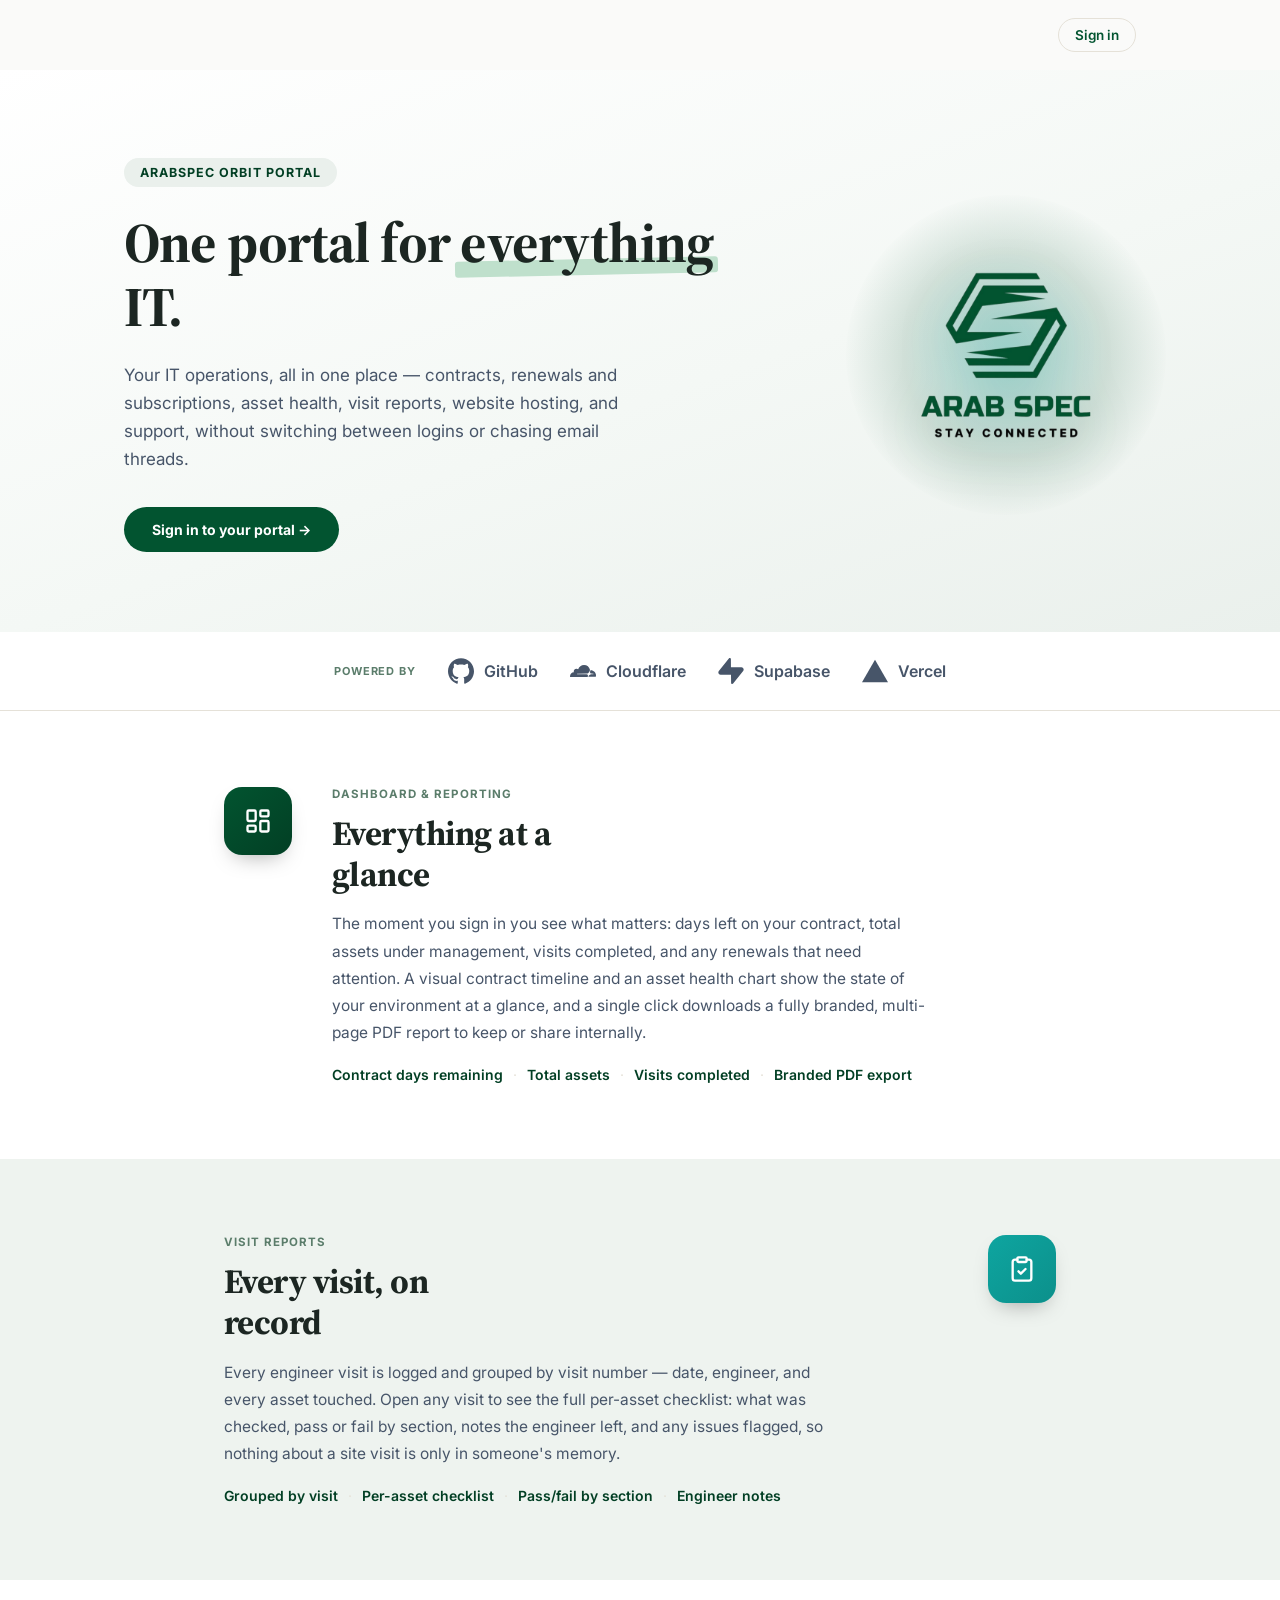
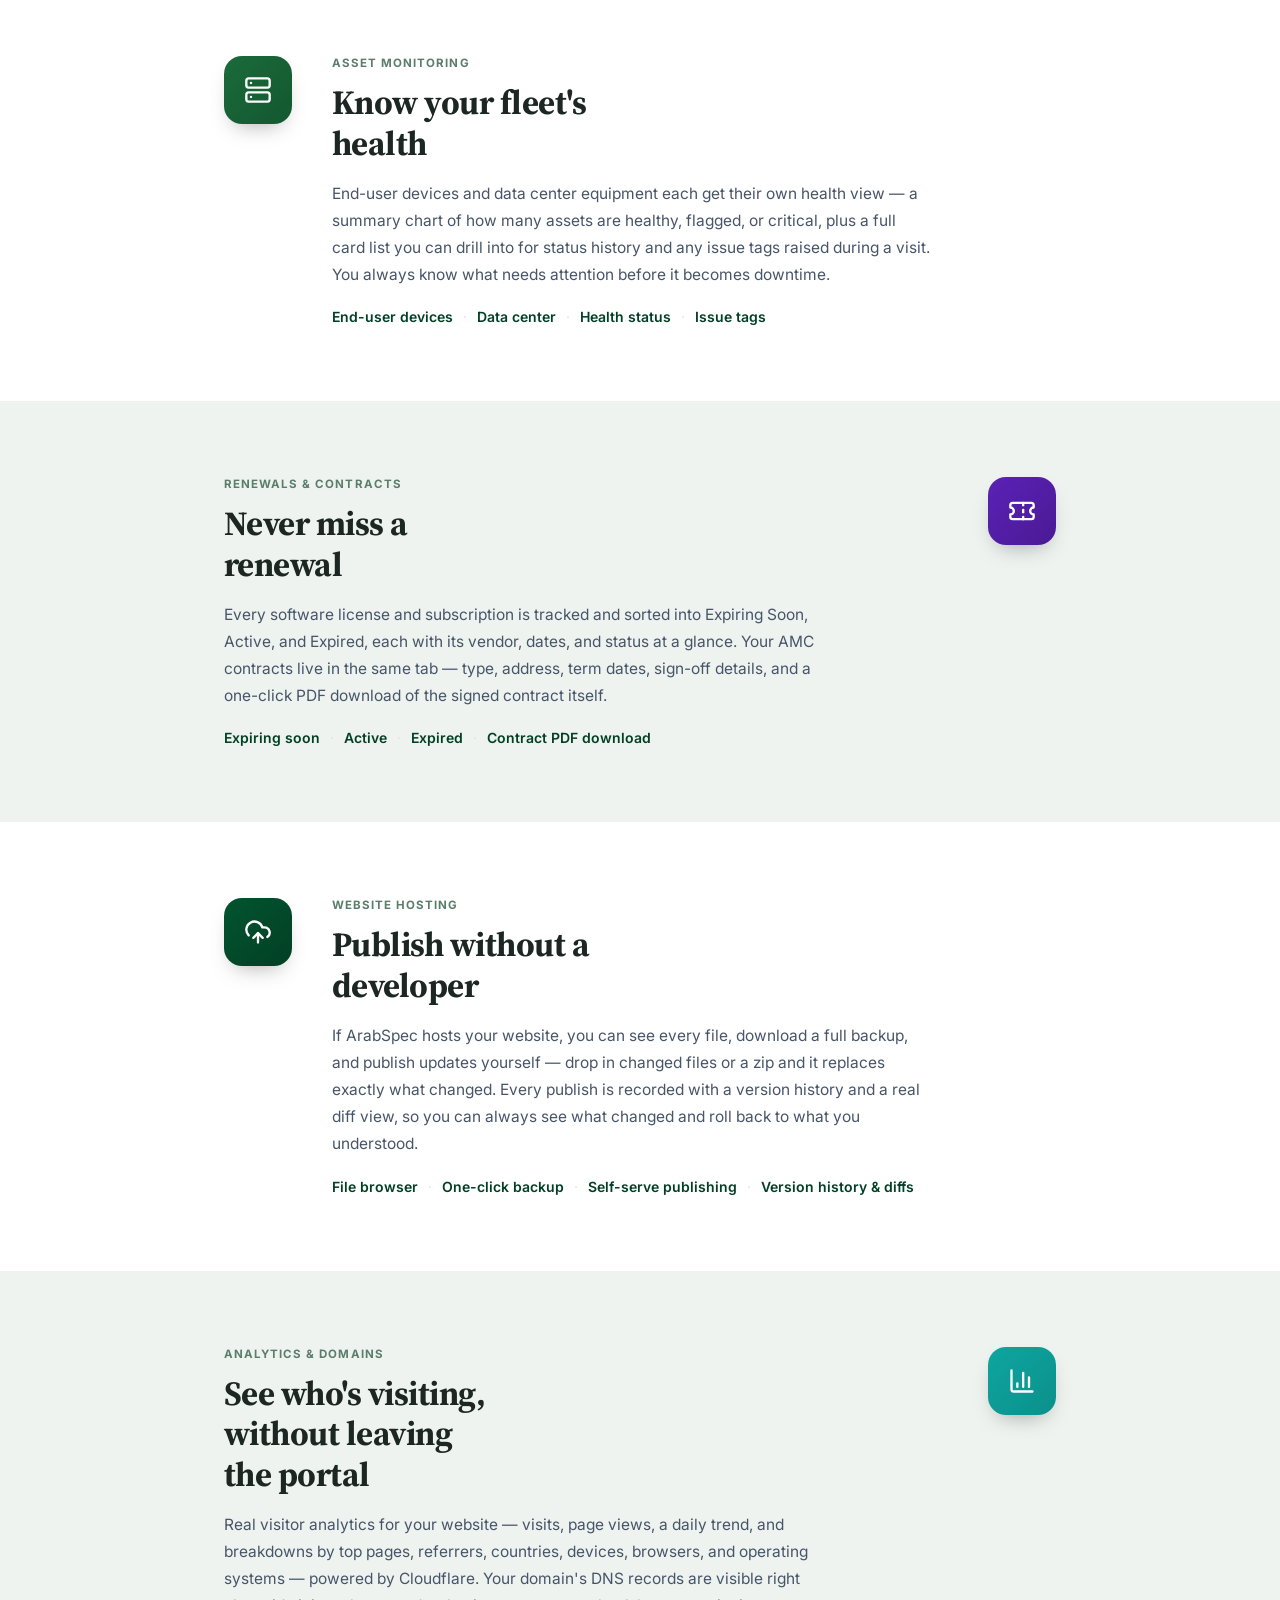
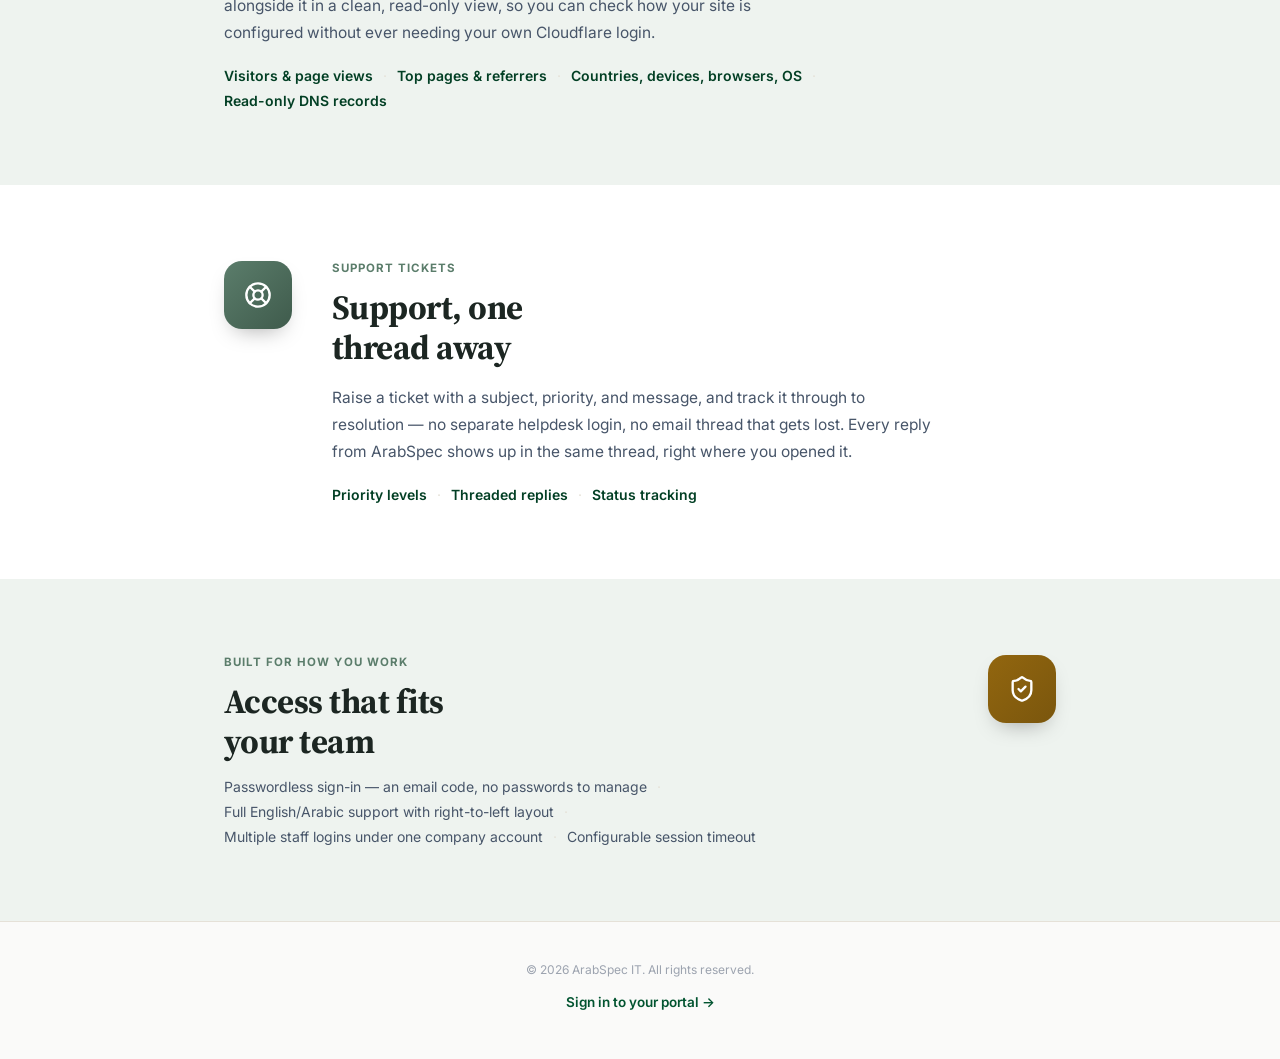
<file: features.html>
<!DOCTYPE html>
<html lang="en">
<head>
<meta charset="UTF-8">
<meta name="viewport" content="width=device-width, initial-scale=1.0">
<title>Orbit Portal — Features</title>
<meta name="description" content="Orbit Portal brings your contracts, assets, hosting, and support into a single place. See everything ArabSpec IT's customer portal does.">
<link href="https://fonts.googleapis.com/css2?family=Inter:wght@400;500;600;700&family=Source+Serif+4:opsz,wght@8..60,600;8..60,700;8..60,900&display=swap" rel="stylesheet">
<link rel="stylesheet" href="features.css">
</head>
<body>

<header class="site-header">
  <a class="header-signin" href="/">Sign in</a>
</header>

<section class="hero">
  <div class="hero-inner">
    <div class="hero-content">
      <span class="hero-badge">ArabSpec Orbit Portal</span>
      <h1>One portal for <span class="accent-word">everything</span> IT.</h1>
      <p class="hero-sub">Your IT operations, all in one place — contracts, renewals and subscriptions, asset health, visit reports, website hosting, and support, without switching between logins or chasing email threads.</p>
      <a class="hero-cta" href="/">Sign in to your portal →</a>
    </div>
    <div class="hero-visual">
      <img src="FullLogo_Transparent.png" alt="ArabSpec">
    </div>
  </div>
</section>

<section class="powered-by">
  <div class="powered-by-inner">
    <div class="powered-by-label">Powered by</div>
    <div class="powered-by-logos">
      <span class="pb-logo" title="GitHub">
        <svg viewBox="0 0 24 24"><path d="M12 .297c-6.63 0-12 5.373-12 12 0 5.303 3.438 9.8 8.205 11.385.6.113.82-.258.82-.577 0-.285-.01-1.04-.015-2.04-3.338.724-4.042-1.61-4.042-1.61C4.422 18.07 3.633 17.7 3.633 17.7c-1.087-.744.084-.729.084-.729 1.205.084 1.838 1.236 1.838 1.236 1.07 1.835 2.809 1.305 3.495.998.108-.776.417-1.305.76-1.605-2.665-.3-5.466-1.332-5.466-5.93 0-1.31.465-2.38 1.235-3.22-.135-.303-.54-1.523.105-3.176 0 0 1.005-.322 3.3 1.23.96-.267 1.98-.399 3-.405 1.02.006 2.04.138 3 .405 2.28-1.552 3.285-1.23 3.285-1.23.645 1.653.24 2.873.12 3.176.765.84 1.23 1.91 1.23 3.22 0 4.61-2.805 5.625-5.475 5.92.42.36.81 1.096.81 2.22 0 1.606-.015 2.896-.015 3.286 0 .315.21.69.825.57C20.565 22.092 24 17.592 24 12.297c0-6.627-5.373-12-12-12"/></svg>
        <span>GitHub</span>
      </span>
      <span class="pb-logo" title="Cloudflare">
        <svg viewBox="0 0 24 24"><path d="M16.5088 16.8447c.1475-.5068.0908-.9707-.1553-1.3154-.2246-.3164-.6045-.499-1.0615-.5205l-8.6592-.1123a.1559.1559 0 0 1-.1333-.0713c-.0283-.042-.0351-.0986-.021-.1553.0278-.084.1123-.1484.2036-.1562l8.7359-.1123c1.0351-.0489 2.1601-.8868 2.5537-1.9136l.499-1.3013c.0215-.0561.0293-.1128.0147-.168-.5625-2.5463-2.835-4.4453-5.5499-4.4453-2.5039 0-4.6284 1.6177-5.3876 3.8614-.4927-.3658-1.1187-.5625-1.794-.499-1.2026.119-2.1665 1.083-2.2861 2.2856-.0283.31-.0069.6128.0635.894C1.5683 13.171 0 14.7754 0 16.752c0 .1748.0142.3515.0352.5273.0141.083.0844.1475.1689.1475h15.9814c.0909 0 .1758-.0645.2032-.1553l.12-.4268zm2.7568-5.5634c-.0771 0-.1611 0-.2383.0112-.0566 0-.1054.0415-.127.0976l-.3378 1.1744c-.1475.5068-.0918.9707.1543 1.3164.2256.3164.6055.498 1.0625.5195l1.8437.1133c.0557 0 .1055.0263.1329.0703.0283.043.0351.1074.0214.1562-.0283.084-.1132.1485-.204.1553l-1.921.1123c-1.041.0488-2.1582.8867-2.5527 1.914l-.1406.3585c-.0283.0713.0215.1416.0986.1416h6.5977c.0771 0 .1474-.0489.169-.126.1122-.4082.1757-.837.1757-1.2803 0-2.6025-2.125-4.727-4.7344-4.727"/></svg>
        <span>Cloudflare</span>
      </span>
      <span class="pb-logo" title="Supabase">
        <svg viewBox="0 0 24 24"><path d="M11.9 1.036c-.015-.986-1.26-1.41-1.874-.637L.764 12.05C-.33 13.427.65 15.455 2.409 15.455h9.579l.113 7.51c.014.985 1.259 1.408 1.873.636l9.262-11.653c1.093-1.375.113-3.403-1.645-3.403h-9.642z"/></svg>
        <span>Supabase</span>
      </span>
      <span class="pb-logo" title="Vercel">
        <svg viewBox="0 0 24 24"><path d="m12 1.608 12 20.784H0Z"/></svg>
        <span>Vercel</span>
      </span>
    </div>
  </div>
</section>

<main>

  <section class="feature-band plain">
    <article class="feature-row">
      <div class="feature-marker">
        <div class="feature-icon c-green">
          <svg fill="none" stroke="currentColor" stroke-width="2" stroke-linecap="round" stroke-linejoin="round" viewBox="0 0 24 24"><rect width="7" height="9" x="3" y="3" rx="1"/><rect width="7" height="5" x="14" y="3" rx="1"/><rect width="7" height="9" x="14" y="12" rx="1"/><rect width="7" height="5" x="3" y="16" rx="1"/></svg>
        </div>
      </div>
      <div class="feature-content">
        <div class="feature-label">Dashboard &amp; Reporting</div>
        <h2>Everything at a glance</h2>
        <p>The moment you sign in you see what matters: days left on your contract, total assets under management, visits completed, and any renewals that need attention. A visual contract timeline and an asset health chart show the state of your environment at a glance, and a single click downloads a fully branded, multi-page PDF report to keep or share internally.</p>
        <ul class="feature-spec">
          <li>Contract days remaining</li><li>Total assets</li><li>Visits completed</li><li>Branded PDF export</li>
        </ul>
      </div>
    </article>
  </section>

  <section class="feature-band tint">
    <article class="feature-row reverse">
      <div class="feature-marker">
        <div class="feature-icon c-teal">
          <svg fill="none" stroke="currentColor" stroke-width="2" stroke-linecap="round" stroke-linejoin="round" viewBox="0 0 24 24"><rect width="8" height="4" x="8" y="2" rx="1" ry="1"/><path d="M16 4h2a2 2 0 0 1 2 2v14a2 2 0 0 1-2 2H6a2 2 0 0 1-2-2V6a2 2 0 0 1 2-2h2"/><path d="m9 14 2 2 4-4"/></svg>
        </div>
      </div>
      <div class="feature-content">
        <div class="feature-label">Visit Reports</div>
        <h2>Every visit, on record</h2>
        <p>Every engineer visit is logged and grouped by visit number — date, engineer, and every asset touched. Open any visit to see the full per-asset checklist: what was checked, pass or fail by section, notes the engineer left, and any issues flagged, so nothing about a site visit is only in someone's memory.</p>
        <ul class="feature-spec">
          <li>Grouped by visit</li><li>Per-asset checklist</li><li>Pass/fail by section</li><li>Engineer notes</li>
        </ul>
      </div>
    </article>
  </section>

  <section class="feature-band plain">
    <article class="feature-row">
      <div class="feature-marker">
        <div class="feature-icon c-dgreen">
          <svg fill="none" stroke="currentColor" stroke-width="2" stroke-linecap="round" stroke-linejoin="round" viewBox="0 0 24 24"><rect width="20" height="8" x="2" y="2" rx="2" ry="2"/><rect width="20" height="8" x="2" y="14" rx="2" ry="2"/><line x1="6" x2="6.01" y1="6" y2="6"/><line x1="6" x2="6.01" y1="18" y2="18"/></svg>
        </div>
      </div>
      <div class="feature-content">
        <div class="feature-label">Asset Monitoring</div>
        <h2>Know your fleet's health</h2>
        <p>End-user devices and data center equipment each get their own health view — a summary chart of how many assets are healthy, flagged, or critical, plus a full card list you can drill into for status history and any issue tags raised during a visit. You always know what needs attention before it becomes downtime.</p>
        <ul class="feature-spec">
          <li>End-user devices</li><li>Data center</li><li>Health status</li><li>Issue tags</li>
        </ul>
      </div>
    </article>
  </section>

  <section class="feature-band tint">
    <article class="feature-row reverse">
      <div class="feature-marker">
        <div class="feature-icon c-purple">
          <svg fill="none" stroke="currentColor" stroke-width="2" stroke-linecap="round" stroke-linejoin="round" viewBox="0 0 24 24"><path d="M2 9a3 3 0 0 1 0 6v2a2 2 0 0 0 2 2h16a2 2 0 0 0 2-2v-2a3 3 0 0 1 0-6V7a2 2 0 0 0-2-2H4a2 2 0 0 0-2 2Z"/><path d="M13 5v2"/><path d="M13 17v2"/><path d="M13 11v2"/></svg>
        </div>
      </div>
      <div class="feature-content">
        <div class="feature-label">Renewals &amp; Contracts</div>
        <h2>Never miss a renewal</h2>
        <p>Every software license and subscription is tracked and sorted into Expiring Soon, Active, and Expired, each with its vendor, dates, and status at a glance. Your AMC contracts live in the same tab — type, address, term dates, sign-off details, and a one-click PDF download of the signed contract itself.</p>
        <ul class="feature-spec">
          <li>Expiring soon</li><li>Active</li><li>Expired</li><li>Contract PDF download</li>
        </ul>
      </div>
    </article>
  </section>

  <section class="feature-band plain">
    <article class="feature-row">
      <div class="feature-marker">
        <div class="feature-icon c-green">
          <svg fill="none" stroke="currentColor" stroke-width="2" stroke-linecap="round" stroke-linejoin="round" viewBox="0 0 24 24"><path d="M12 13v8"/><path d="M4 14.899A7 7 0 1 1 15.71 8h1.79a4.5 4.5 0 0 1 2.5 8.242"/><path d="m8 17 4-4 4 4"/></svg>
        </div>
      </div>
      <div class="feature-content">
        <div class="feature-label">Website Hosting</div>
        <h2>Publish without a developer</h2>
        <p>If ArabSpec hosts your website, you can see every file, download a full backup, and publish updates yourself — drop in changed files or a zip and it replaces exactly what changed. Every publish is recorded with a version history and a real diff view, so you can always see what changed and roll back to what you understood.</p>
        <ul class="feature-spec">
          <li>File browser</li><li>One-click backup</li><li>Self-serve publishing</li><li>Version history &amp; diffs</li>
        </ul>
      </div>
    </article>
  </section>

  <section class="feature-band tint">
    <article class="feature-row reverse">
      <div class="feature-marker">
        <div class="feature-icon c-teal">
          <svg fill="none" stroke="currentColor" stroke-width="2" stroke-linecap="round" stroke-linejoin="round" viewBox="0 0 24 24"><path d="M3 3v16a2 2 0 0 0 2 2h16"/><path d="M18 17V9"/><path d="M13 17V5"/><path d="M8 17v-3"/></svg>
        </div>
      </div>
      <div class="feature-content">
        <div class="feature-label">Analytics &amp; Domains</div>
        <h2>See who's visiting, without leaving the portal</h2>
        <p>Real visitor analytics for your website — visits, page views, a daily trend, and breakdowns by top pages, referrers, countries, devices, browsers, and operating systems — powered by Cloudflare. Your domain's DNS records are visible right alongside it in a clean, read-only view, so you can check how your site is configured without ever needing your own Cloudflare login.</p>
        <ul class="feature-spec">
          <li>Visitors &amp; page views</li><li>Top pages &amp; referrers</li><li>Countries, devices, browsers, OS</li><li>Read-only DNS records</li>
        </ul>
      </div>
    </article>
  </section>

  <section class="feature-band plain">
    <article class="feature-row">
      <div class="feature-marker">
        <div class="feature-icon c-sage">
          <svg fill="none" stroke="currentColor" stroke-width="2" stroke-linecap="round" stroke-linejoin="round" viewBox="0 0 24 24"><circle cx="12" cy="12" r="10"/><path d="m4.93 4.93 4.24 4.24"/><path d="m14.83 9.17 4.24-4.24"/><path d="m14.83 14.83 4.24 4.24"/><path d="m9.17 14.83-4.24 4.24"/><circle cx="12" cy="12" r="4"/></svg>
        </div>
      </div>
      <div class="feature-content">
        <div class="feature-label">Support Tickets</div>
        <h2>Support, one thread away</h2>
        <p>Raise a ticket with a subject, priority, and message, and track it through to resolution — no separate helpdesk login, no email thread that gets lost. Every reply from ArabSpec shows up in the same thread, right where you opened it.</p>
        <ul class="feature-spec">
          <li>Priority levels</li><li>Threaded replies</li><li>Status tracking</li>
        </ul>
      </div>
    </article>
  </section>

  <section class="feature-band tint">
    <article class="feature-row reverse">
      <div class="feature-marker">
        <div class="feature-icon c-amber">
          <svg fill="none" stroke="currentColor" stroke-width="2" stroke-linecap="round" stroke-linejoin="round" viewBox="0 0 24 24"><path d="M20 13c0 5-3.5 7.5-7.66 8.95a1 1 0 0 1-.67-.01C7.5 20.5 4 18 4 13V6a1 1 0 0 1 1-1c2 0 4.5-1.2 6.24-2.72a1.17 1.17 0 0 1 1.52 0C14.51 3.81 17 5 19 5a1 1 0 0 1 1 1z"/><path d="m9 12 2 2 4-4"/></svg>
        </div>
      </div>
      <div class="feature-content">
        <div class="feature-label">Built for how you work</div>
        <h2>Access that fits your team</h2>
        <ul class="feature-taglist">
          <li>Passwordless sign-in — an email code, no passwords to manage</li>
          <li>Full English/Arabic support with right-to-left layout</li>
          <li>Multiple staff logins under one company account</li>
          <li>Configurable session timeout</li>
        </ul>
      </div>
    </article>
  </section>

</main>

<footer class="site-footer">
  <p>© 2026 ArabSpec IT. All rights reserved.</p>
  <a href="/">Sign in to your portal →</a>
</footer>

</body>
</html>
</file>
<file: features.css>
/* features.css — standalone stylesheet for the customer-facing features
   showcase page (features.html). Deliberately NOT style.css: this page is
   shared publicly and should never inherit or fight the ~40 admin/dashboard
   classes that file carries. Color and font tokens below are copied from
   style.css's :root block for visual continuity with the portal itself. */

:root {
  --paper:      #FAFAF9;
  --card:       #FFFFFF;
  --ink:        #1C2622;
  --ink-soft:   #475569;
  --line:       #E5E1D8;
  --accent:     #025430;
  --accent-dark:#023F24;
  --sage:       #5B7D6B;
  --sage-bg:    #EAF0EC;
}

* { box-sizing: border-box; }

body {
  margin: 0;
  font-family: 'Inter', -apple-system, sans-serif;
  background: var(--paper);
  color: var(--ink);
  -webkit-font-smoothing: antialiased;
}

a { color: inherit; }

img { max-width: 100%; }

/* ── Header ── */
.site-header {
  display: flex; align-items: center; justify-content: flex-end;
  padding: 18px 24px; max-width: 1040px; margin: 0 auto;
}
.header-signin {
  font-size: 13.5px; font-weight: 600; color: var(--accent);
  text-decoration: none; padding: 8px 16px; border-radius: 20px;
  border: 1px solid var(--line);
}
.header-signin:hover { background: var(--sage-bg); border-color: var(--sage-bg); }

/* ── Hero ──
   Light, airy background instead of a dark corporate panel. The real
   ArabSpec logo is shown plainly, the same way the login screen displays
   it (no box, no crop — just the mark), set against a soft glow and a
   slow float so it feels alive rather than a static image. Paired with a
   pill badge and a highlighter-style accent under one word for a current,
   editorial feel. Left-aligned so the text shares the same left edge as
   the header logo and the feature rows below it. */
.hero {
  position: relative; overflow: hidden;
  background: linear-gradient(160deg, #FFFFFF 0%, #F4F8F5 55%, #EAF0EC 100%);
  padding: 88px 24px 80px;
}
.hero-inner {
  max-width: 1080px; margin: 0 auto; padding: 0 24px;
  display: flex; align-items: center; gap: 32px;
}
.hero-content { flex: 1 1 520px; min-width: 0; }
.hero-badge {
  display: inline-block; background: var(--sage-bg); color: var(--accent-dark);
  font-size: 12.5px; text-transform: uppercase; letter-spacing: 0.08em;
  font-weight: 700; padding: 7px 16px; border-radius: 20px; margin-bottom: 24px;
}
.hero h1 {
  font-family: 'Source Serif 4', serif; font-weight: 700; font-size: 56px;
  line-height: 1.14; letter-spacing: -0.015em; color: var(--ink);
  max-width: 620px; margin: 0 0 22px;
}
.accent-word { position: relative; z-index: 0; white-space: nowrap; }
.accent-word::before {
  content: ''; position: absolute; left: -5px; right: -5px; bottom: 6px; height: 16px;
  background: #BFE0CC; transform: rotate(-1.2deg); border-radius: 3px; z-index: -1;
}
.hero-sub {
  font-size: 17px; line-height: 1.65; color: var(--ink-soft);
  max-width: 500px; margin: 0 0 34px;
}
.hero-cta {
  display: inline-block; background: var(--accent); color: #fff;
  font-weight: 700; font-size: 14px; text-decoration: none;
  padding: 14px 28px; border-radius: 26px;
}
.hero-cta:hover { background: var(--accent-dark); }

.hero-visual {
  flex: 0 0 300px; position: relative;
  display: flex; align-items: center; justify-content: center;
}
.hero-visual::before {
  content: ''; position: absolute; width: 320px; height: 320px; border-radius: 50%;
  background: radial-gradient(circle, rgba(14,165,160,0.32) 0%, rgba(2,84,48,0.14) 45%, transparent 72%);
  animation: heroGlowPulse 6s ease-in-out infinite;
}
.hero-visual img {
  position: relative; width: auto; height: 190px; max-width: 100%; object-fit: contain;
  filter: drop-shadow(0 16px 26px rgba(2,84,48,0.22));
  animation: heroFloat 5s ease-in-out infinite;
}
@keyframes heroFloat {
  0%, 100% { transform: translateY(0); }
  50% { transform: translateY(-10px); }
}
@keyframes heroGlowPulse {
  0%, 100% { opacity: 0.75; transform: scale(1); }
  50% { opacity: 1; transform: scale(1.08); }
}
@media (prefers-reduced-motion: reduce) {
  .hero-visual img, .hero-visual::before { animation: none; }
}

/* ── Feature bands ──
   Each feature gets a full-bleed alternating background band (rather than
   a plain bordered row) so it reads as its own "spread" — plus a bold
   gradient icon badge (colors borrowed from the real app's own card-icon
   gradients per concept) and a spec-strip of concrete capabilities, so the
   section actually earns attention instead of just listing text. */
.feature-band { width: 100%; }
.feature-band.tint { background: #EEF3EF; }
.feature-band.plain { background: var(--card); }

.feature-row {
  max-width: 880px; margin: 0 auto; padding: 76px 24px;
  display: flex; gap: 40px; align-items: flex-start;
}
.feature-row.reverse { flex-direction: row-reverse; }

.feature-marker { flex: 0 0 68px; }
.feature-icon {
  width: 68px; height: 68px; border-radius: 18px;
  color: #fff; display: flex; align-items: center; justify-content: center;
  flex-shrink: 0; box-shadow: 0 10px 22px -10px rgba(0,0,0,0.35);
}
.feature-icon svg { width: 28px; height: 28px; }
.feature-icon.c-green  { background: linear-gradient(135deg,#025430,#023F24); }
.feature-icon.c-dgreen { background: linear-gradient(135deg,#1A6B3A,#145730); }
.feature-icon.c-teal   { background: linear-gradient(135deg,#0EA5A0,#0c908b); }
.feature-icon.c-purple { background: linear-gradient(135deg,#5B21B6,#4a1a94); }
.feature-icon.c-sage   { background: linear-gradient(135deg,#5B7D6B,#3F5B4C); }
.feature-icon.c-amber  { background: linear-gradient(135deg,#92660F,#7a560d); }

.feature-content { flex: 1 1 auto; min-width: 0; }
.feature-label {
  font-size: 11.5px; text-transform: uppercase; letter-spacing: 0.09em;
  font-weight: 700; color: var(--sage); margin-bottom: 12px;
}
.feature-row h2 {
  font-family: 'Source Serif 4', serif; font-weight: 700; font-size: 34px;
  color: var(--ink); letter-spacing: -0.015em; margin: 0 0 16px;
  max-width: 15ch; line-height: 1.2;
}
.feature-row p {
  font-size: 15.5px; line-height: 1.75; color: var(--ink-soft);
  max-width: 600px; margin: 0 0 20px;
}
.feature-taglist, .feature-spec {
  list-style: none; margin: 0; padding: 0;
  display: flex; flex-wrap: wrap; gap: 8px 0;
  font-size: 14px; max-width: 640px;
}
.feature-taglist { color: var(--ink-soft); }
.feature-spec { color: var(--accent-dark); font-weight: 600; }
.feature-taglist li:not(:last-child)::after,
.feature-spec li:not(:last-child)::after { content: '\00b7'; margin: 0 10px; color: var(--line); font-weight: 400; }

/* ── Integrated with (top trust strip, above the hero) ── */
.powered-by { padding: 26px 24px; border-bottom: 1px solid var(--line); background: var(--card); }
.powered-by-inner {
  max-width: 1080px; margin: 0 auto;
  display: flex; align-items: center; gap: 20px 32px; flex-wrap: wrap;
  justify-content: center;
}
.powered-by-label {
  font-size: 11px; text-transform: uppercase; letter-spacing: 0.09em;
  font-weight: 700; color: var(--sage); white-space: nowrap;
}
.powered-by-logos {
  display: flex; flex-wrap: wrap; justify-content: center; align-items: center;
  gap: 22px 32px;
}
.pb-logo {
  display: flex; align-items: center; gap: 10px;
  color: var(--ink-soft); font-weight: 600; font-size: 16px;
}
.pb-logo svg { width: 26px; height: 26px; fill: currentColor; flex-shrink: 0; }

/* ── Footer ── */
.site-footer {
  border-top: 1px solid var(--line); padding: 40px 24px 48px;
  text-align: center;
}
.site-footer p { font-size: 12px; color: #9CA3AF; margin: 0 0 14px; }
.site-footer a {
  font-size: 13.5px; font-weight: 600; color: var(--accent); text-decoration: none;
}
.site-footer a:hover { text-decoration: underline; }

@media (max-width: 760px) {
  .hero-inner { flex-direction: column; align-items: flex-start; }
  .hero-visual { flex: 0 0 auto; width: 170px; align-self: center; order: 2; margin-top: 8px; }
}

@media (max-width: 640px) {
  .hero { padding: 56px 20px 52px; }
  .hero h1 { font-size: 32px; }
  .hero-sub { font-size: 15.5px; }
  .feature-row, .feature-row.reverse {
    flex-direction: column; gap: 18px; padding: 48px 20px;
  }
  .feature-marker { flex: 0 0 52px; }
  .feature-icon { width: 52px; height: 52px; border-radius: 14px; }
  .feature-icon svg { width: 22px; height: 22px; }
  .feature-row h2 { font-size: 24px; max-width: none; }
}
</file>
